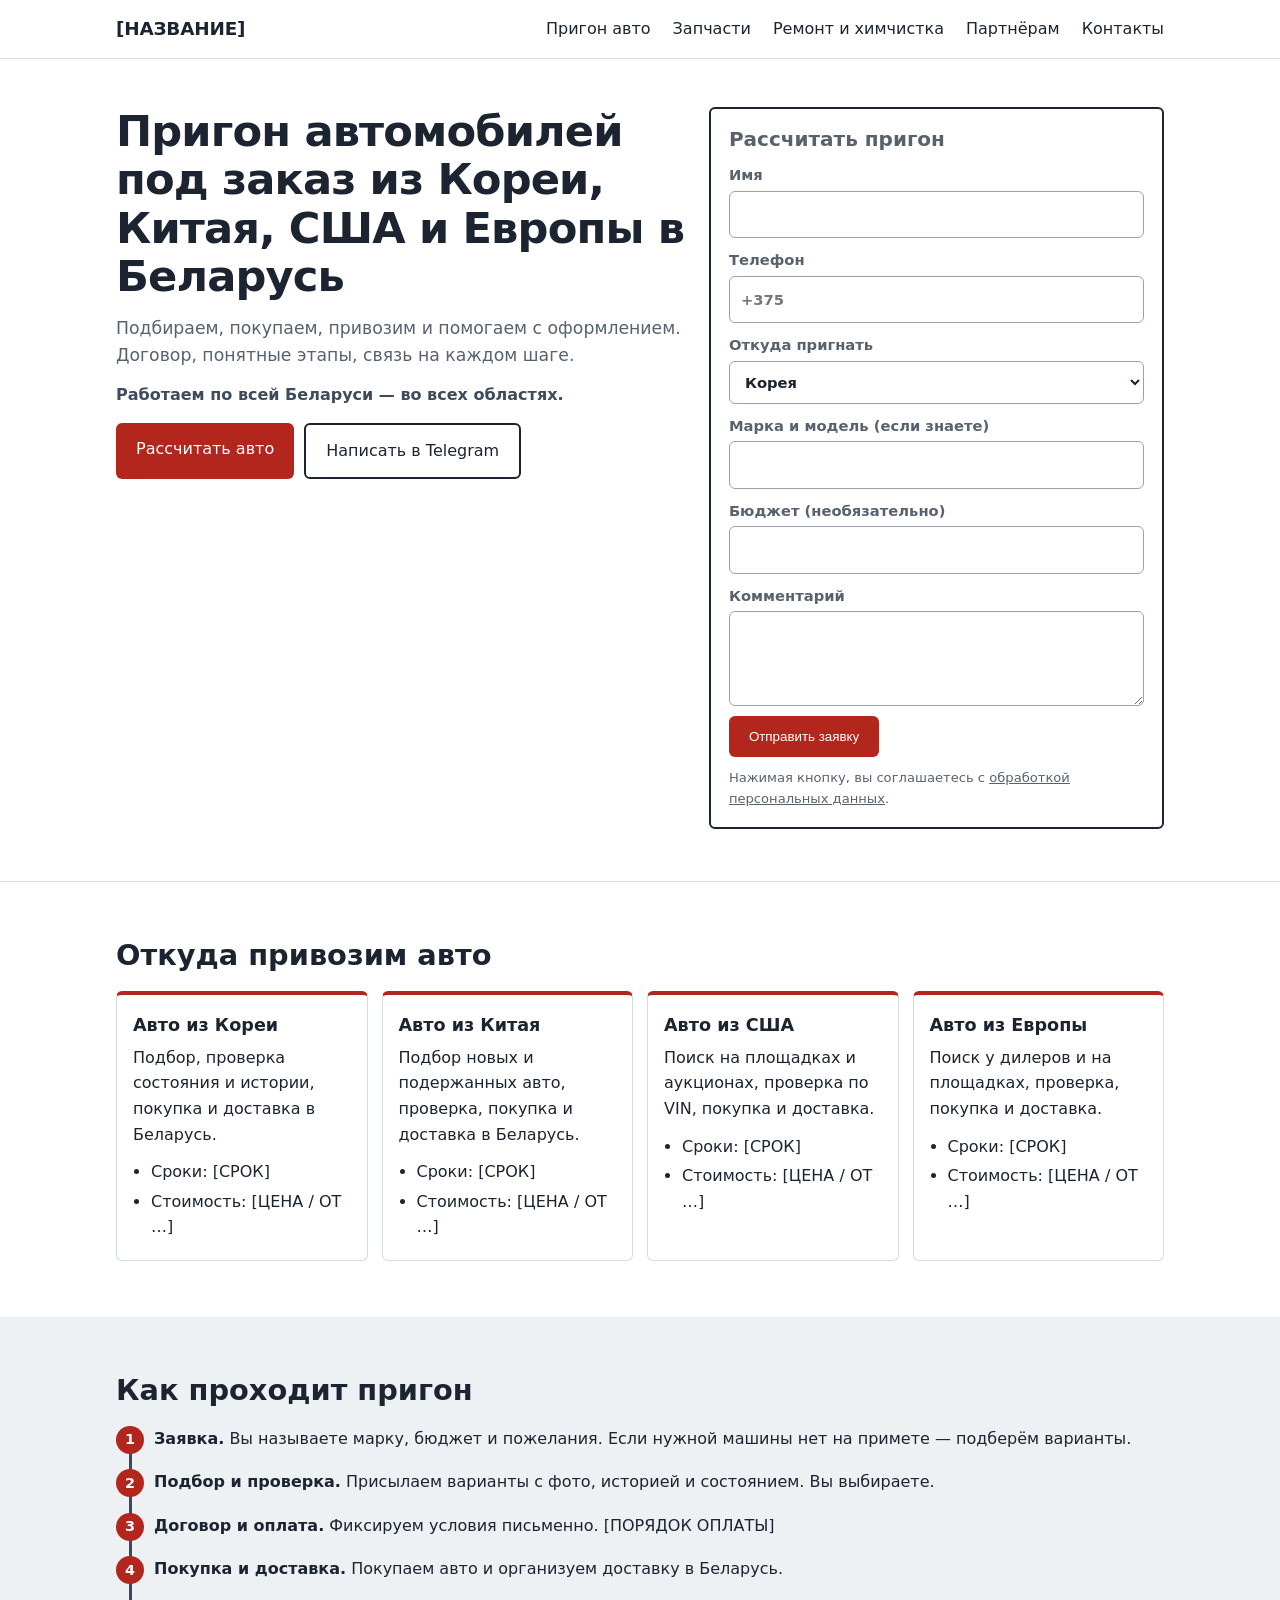
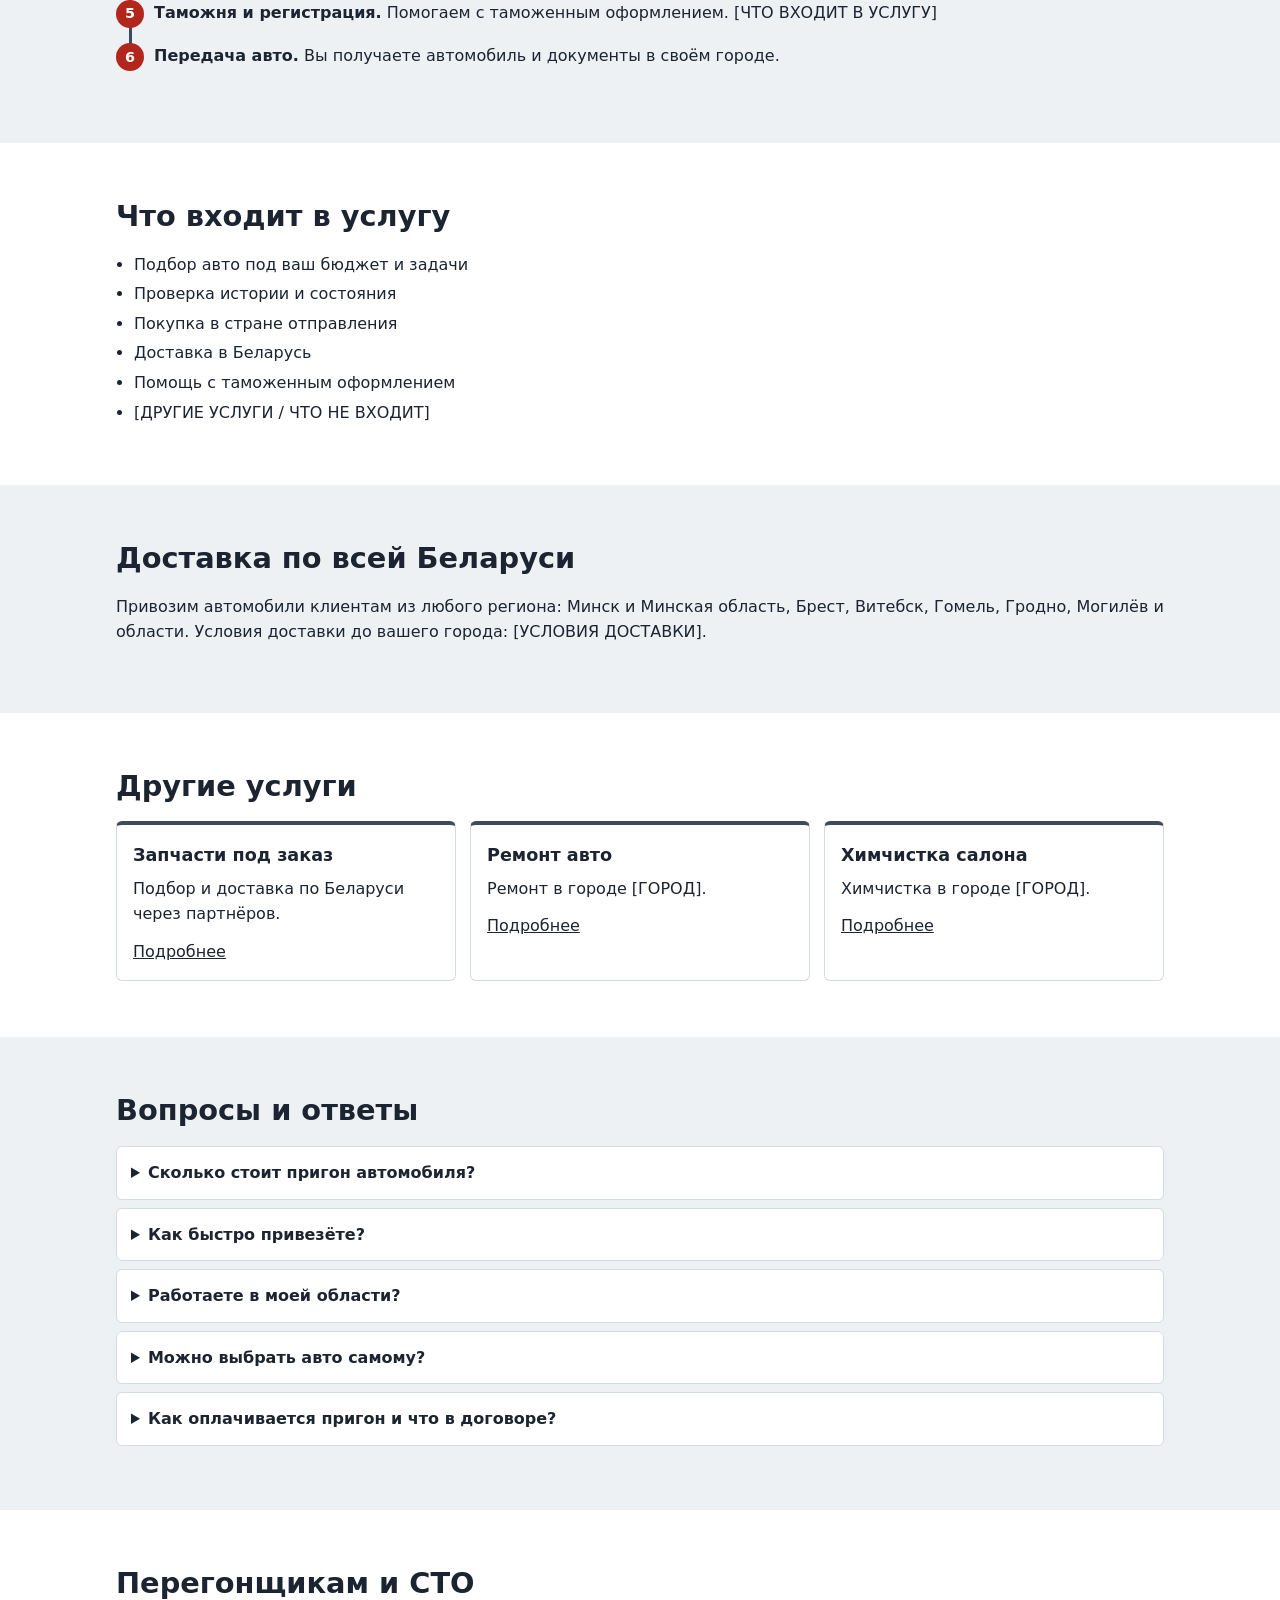
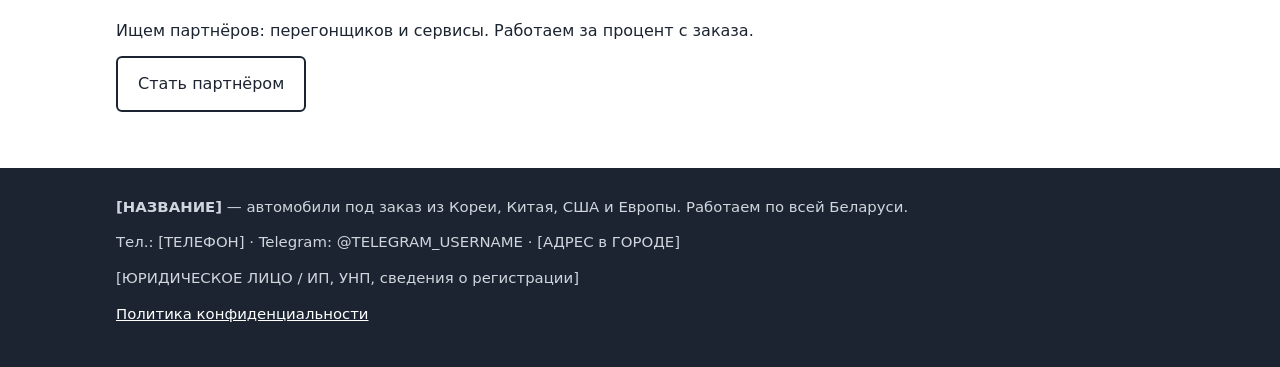
<file: index.html>
<!doctype html><html lang="ru"><head><meta charset="utf-8"><meta name="viewport" content="width=device-width,initial-scale=1"><title>Пригон авто под заказ из Кореи, Китая, США и Европы в Беларусь | [НАЗВАНИЕ]</title><meta name="description" content="Пригон автомобилей под заказ из Кореи, Китая, США и Европы. Подбор, покупка, доставка и оформление. Работаем по всей Беларуси. Оставьте заявку."><link rel="canonical" href="https://example.by/index.html"><meta property="og:type" content="website"><meta property="og:locale" content="ru_BY"><meta property="og:title" content="Пригон авто под заказ из Кореи, Китая, США и Европы в Беларусь | [НАЗВАНИЕ]"><meta property="og:description" content="Пригон автомобилей под заказ из Кореи, Китая, США и Европы. Подбор, покупка, доставка и оформление. Работаем по всей Беларуси. Оставьте заявку."><meta property="og:url" content="https://example.by/index.html"><meta name="theme-color" content="#1b2430"><link rel="stylesheet" href="style.css"><script type="application/ld+json">{"@context": "https://schema.org", "@type": "LocalBusiness", "name": "[НАЗВАНИЕ]", "url": "https://example.by/", "telephone": "[ТЕЛЕФОН]", "address": {"@type": "PostalAddress", "addressCountry": "BY", "addressLocality": "[ГОРОД]", "streetAddress": "[АДРЕС]"}, "areaServed": {"@type": "Country", "name": "Беларусь"}}</script><script type="application/ld+json">{"@context": "https://schema.org", "@type": "FAQPage", "mainEntity": [{"@type": "Question", "name": "Сколько стоит пригон автомобиля?", "acceptedAnswer": {"@type": "Answer", "text": "Итог зависит от страны, цены и года авто, объёма двигателя, таможенных платежей и доставки. Рассчитаем под ваш запрос. Стоимость наших услуг: [СТОИМОСТЬ УСЛУГ]."}}, {"@type": "Question", "name": "Как быстро привезёте?", "acceptedAnswer": {"@type": "Answer", "text": "Срок зависит от страны и способа доставки: [СРОКИ ПО НАПРАВЛЕНИЯМ]."}}, {"@type": "Question", "name": "Работаете в моей области?", "acceptedAnswer": {"@type": "Answer", "text": "Да. Привозим автомобили клиентам по всей Беларуси: Минск и Минская область, Брест, Витебск, Гомель, Гродно, Могилёв и области."}}, {"@type": "Question", "name": "Можно выбрать авто самому?", "acceptedAnswer": {"@type": "Answer", "text": "Да. Пришлите ссылку на лот или объявление — проверим состояние и историю и посчитаем итоговую стоимость."}}, {"@type": "Question", "name": "Как оплачивается пригон и что в договоре?", "acceptedAnswer": {"@type": "Answer", "text": "[УСЛОВИЯ ОПЛАТЫ И ДОГОВОРА]"}}]}</script></head><body><header><div class="w hd"><a class="logo" href="index.html">[НАЗВАНИЕ]</a><input type="checkbox" id="nv"><label class="bg" for="nv" aria-label="Меню">☰</label><nav><a href="index.html">Пригон авто</a><a href="zapchasti.html">Запчасти</a><a href="remont-himchistka.html">Ремонт и химчистка</a><a href="partners.html">Партнёрам</a><a href="contacts.html">Контакты</a></nav></div></header><main><section class="hero"><div class="w g"><div><h1>Пригон автомобилей под заказ из Кореи, Китая, США и Европы в Беларусь</h1><p class="lead">Подбираем, покупаем, привозим и помогаем с оформлением. Договор, понятные этапы, связь на каждом шаге.</p><p class="geo">Работаем по всей Беларуси — во всех областях.</p><div class="cta"><a class="btn" href="#zayavka">Рассчитать авто</a><a class="btn o" href="https://t.me/TELEGRAM_USERNAME">Написать в Telegram</a></div></div><form class="lead" id="zayavka"><h2>Рассчитать пригон</h2><label>Имя<input name="Имя" required autocomplete="name"></label><label>Телефон<input name="Телефон" type="tel" inputmode="tel" required minlength="7" autocomplete="tel" placeholder="+375"></label><label>Откуда пригнать<select name="Страна"><option>Корея</option><option>Китай</option><option>США</option><option>Европа</option><option>Пока не знаю</option></select></label><label>Марка и модель (если знаете)<input name="Авто"></label><label>Бюджет (необязательно)<input name="Бюджет"></label><label>Комментарий<textarea name="Комментарий" rows="3"></textarea></label><input type="hidden" name="Страница" value="Главная — пригон"><input class="hp" name="website" tabindex="-1" autocomplete="off" aria-hidden="true"><button class="btn" type="submit">Отправить заявку</button><p class="ok" hidden>Заявка отправлена. Мы свяжемся с вами.</p><p class="sm">Нажимая кнопку, вы соглашаетесь с <a href="privacy.html">обработкой персональных данных</a>.</p></form></div></section><section class="s"><div class="w"><h2>Откуда привозим авто</h2><div class="cards"><div class="c p"><h3>Авто из Кореи</h3><p>Подбор, проверка состояния и истории, покупка и доставка в Беларусь.</p><ul><li>Сроки: [СРОК]</li><li>Стоимость: [ЦЕНА / ОТ …]</li></ul></div><div class="c p"><h3>Авто из Китая</h3><p>Подбор новых и подержанных авто, проверка, покупка и доставка в Беларусь.</p><ul><li>Сроки: [СРОК]</li><li>Стоимость: [ЦЕНА / ОТ …]</li></ul></div><div class="c p"><h3>Авто из США</h3><p>Поиск на площадках и аукционах, проверка по VIN, покупка и доставка.</p><ul><li>Сроки: [СРОК]</li><li>Стоимость: [ЦЕНА / ОТ …]</li></ul></div><div class="c p"><h3>Авто из Европы</h3><p>Поиск у дилеров и на площадках, проверка, покупка и доставка.</p><ul><li>Сроки: [СРОК]</li><li>Стоимость: [ЦЕНА / ОТ …]</li></ul></div></div></div></section><section class="s alt"><div class="w"><h2>Как проходит пригон</h2><ol class="rt"><li><b>Заявка.</b> Вы называете марку, бюджет и пожелания. Если нужной машины нет на примете — подберём варианты.</li><li><b>Подбор и проверка.</b> Присылаем варианты с фото, историей и состоянием. Вы выбираете.</li><li><b>Договор и оплата.</b> Фиксируем условия письменно. [ПОРЯДОК ОПЛАТЫ]</li><li><b>Покупка и доставка.</b> Покупаем авто и организуем доставку в Беларусь.</li><li><b>Таможня и регистрация.</b> Помогаем с таможенным оформлением. [ЧТО ВХОДИТ В УСЛУГУ]</li><li><b>Передача авто.</b> Вы получаете автомобиль и документы в своём городе.</li></ol></div></section><section class="s"><div class="w"><h2>Что входит в услугу</h2><ul class="ck"><li>Подбор авто под ваш бюджет и задачи</li><li>Проверка истории и состояния</li><li>Покупка в стране отправления</li><li>Доставка в Беларусь</li><li>Помощь с таможенным оформлением</li><li>[ДРУГИЕ УСЛУГИ / ЧТО НЕ ВХОДИТ]</li></ul></div></section><section class="s alt"><div class="w"><h2>Доставка по всей Беларуси</h2><p>Привозим автомобили клиентам из любого региона: Минск и Минская область, Брест, Витебск, Гомель, Гродно, Могилёв и области. Условия доставки до вашего города: [УСЛОВИЯ ДОСТАВКИ].</p></div></section><section class="s"><div class="w"><h2>Другие услуги</h2><div class="cards"><div class="c"><h3>Запчасти под заказ</h3><p>Подбор и доставка по Беларуси через партнёров.</p><a href="zapchasti.html">Подробнее</a></div><div class="c"><h3>Ремонт авто</h3><p>Ремонт в городе [ГОРОД].</p><a href="remont-himchistka.html">Подробнее</a></div><div class="c"><h3>Химчистка салона</h3><p>Химчистка в городе [ГОРОД].</p><a href="remont-himchistka.html#himchistka">Подробнее</a></div></div></div></section><section class="s alt"><div class="w"><h2>Вопросы и ответы</h2><details><summary>Сколько стоит пригон автомобиля?</summary><p>Итог зависит от страны, цены и года авто, объёма двигателя, таможенных платежей и доставки. Рассчитаем под ваш запрос. Стоимость наших услуг: [СТОИМОСТЬ УСЛУГ].</p></details><details><summary>Как быстро привезёте?</summary><p>Срок зависит от страны и способа доставки: [СРОКИ ПО НАПРАВЛЕНИЯМ].</p></details><details><summary>Работаете в моей области?</summary><p>Да. Привозим автомобили клиентам по всей Беларуси: Минск и Минская область, Брест, Витебск, Гомель, Гродно, Могилёв и области.</p></details><details><summary>Можно выбрать авто самому?</summary><p>Да. Пришлите ссылку на лот или объявление — проверим состояние и историю и посчитаем итоговую стоимость.</p></details><details><summary>Как оплачивается пригон и что в договоре?</summary><p>[УСЛОВИЯ ОПЛАТЫ И ДОГОВОРА]</p></details></div></section><section class="s"><div class="w"><h2>Перегонщикам и СТО</h2><p>Ищем партнёров: перегонщиков и сервисы. Работаем за процент с заказа.</p><a class="btn o" href="partners.html">Стать партнёром</a></div></section></main><footer><div class="w"><p><b>[НАЗВАНИЕ]</b> — автомобили под заказ из Кореи, Китая, США и Европы. Работаем по всей Беларуси.</p><p>Тел.: [ТЕЛЕФОН] · Telegram: @TELEGRAM_USERNAME · [АДРЕС в ГОРОДЕ]</p><p>[ЮРИДИЧЕСКОЕ ЛИЦО / ИП, УНП, сведения о регистрации]</p><p><a href="privacy.html">Политика конфиденциальности</a></p></div></footer><div class="bar"><a class="btn" href="tel:+375XXXXXXXXX">Позвонить</a><a class="btn o" href="https://t.me/TELEGRAM_USERNAME">Telegram</a></div><script src="script.js" defer></script></body></html>
</file>
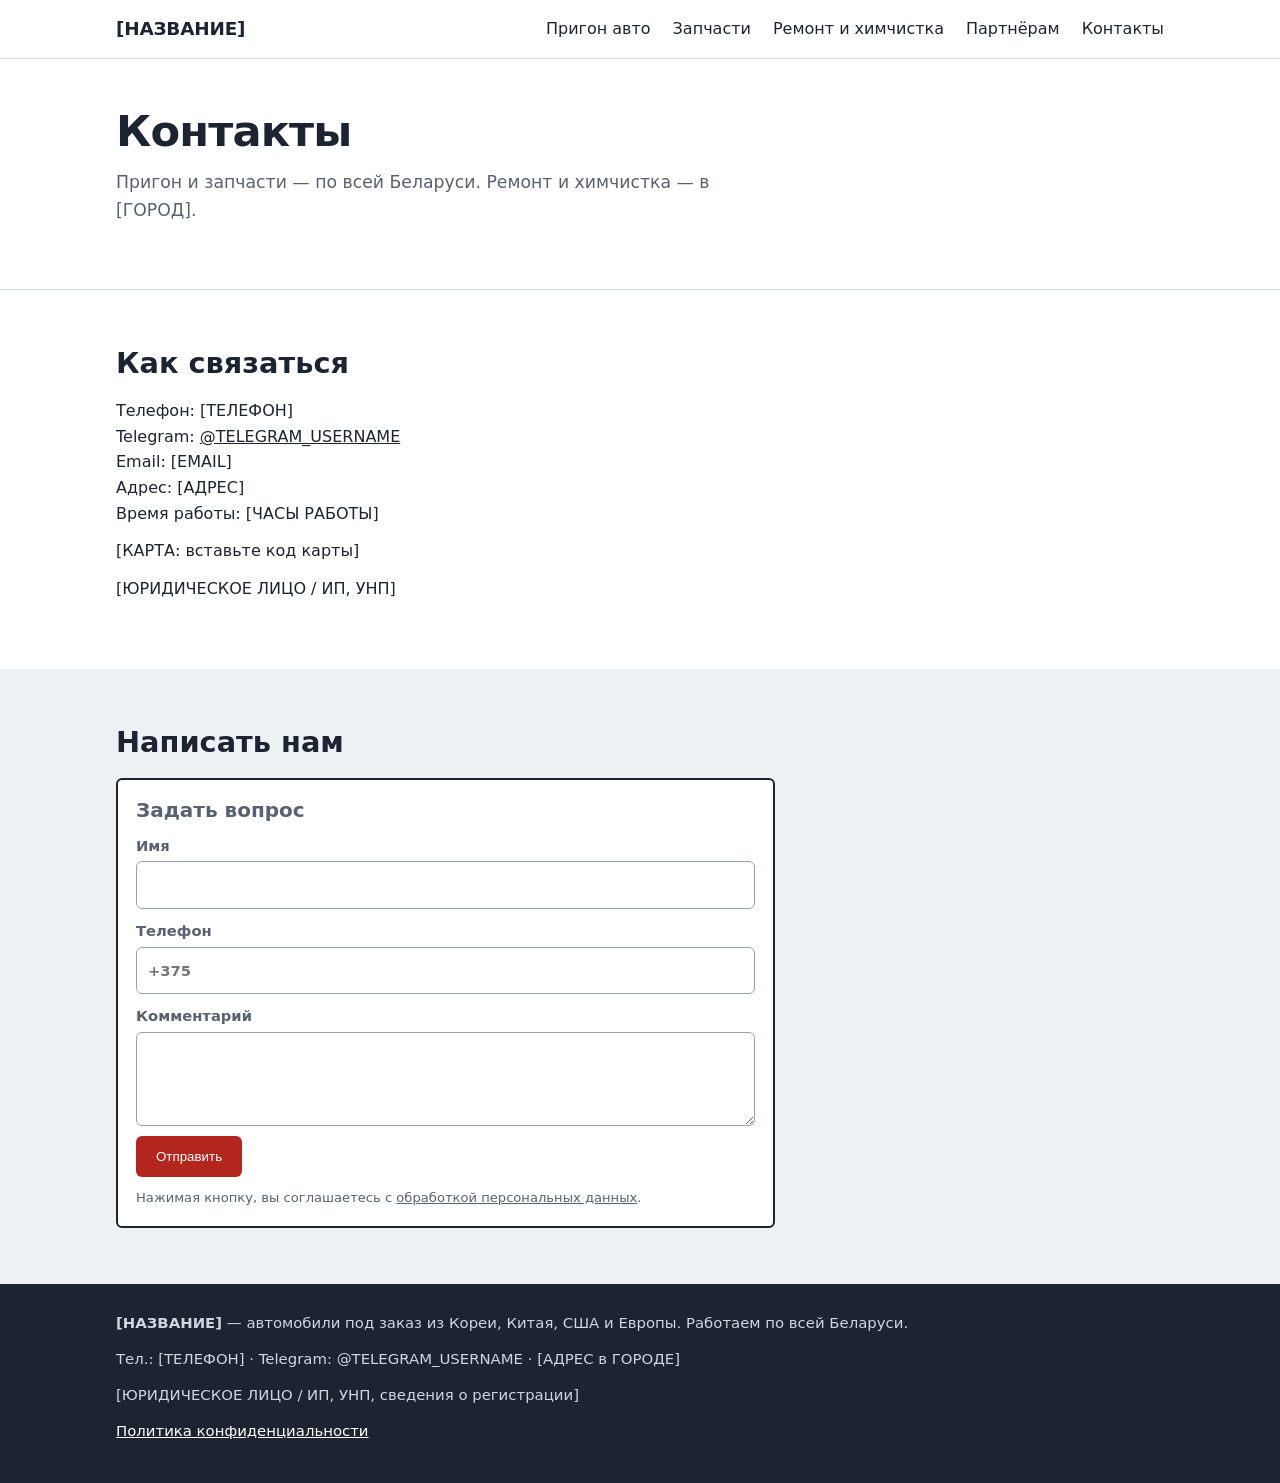
<file: contacts.html>
<!doctype html><html lang="ru"><head><meta charset="utf-8"><meta name="viewport" content="width=device-width,initial-scale=1"><title>Контакты | [НАЗВАНИЕ] — пригон авто и запчасти в Беларуси</title><meta name="description" content="Контакты [НАЗВАНИЕ]: телефон, Telegram, адрес. Пригон авто и запчасти по всей Беларуси."><link rel="canonical" href="https://example.by/contacts.html"><meta property="og:type" content="website"><meta property="og:locale" content="ru_BY"><meta property="og:title" content="Контакты | [НАЗВАНИЕ] — пригон авто и запчасти в Беларуси"><meta property="og:description" content="Контакты [НАЗВАНИЕ]: телефон, Telegram, адрес. Пригон авто и запчасти по всей Беларуси."><meta property="og:url" content="https://example.by/contacts.html"><meta name="theme-color" content="#1b2430"><link rel="stylesheet" href="style.css"></head><body><header><div class="w hd"><a class="logo" href="index.html">[НАЗВАНИЕ]</a><input type="checkbox" id="nv"><label class="bg" for="nv" aria-label="Меню">☰</label><nav><a href="index.html">Пригон авто</a><a href="zapchasti.html">Запчасти</a><a href="remont-himchistka.html">Ремонт и химчистка</a><a href="partners.html">Партнёрам</a><a href="contacts.html">Контакты</a></nav></div></header><main><section class="hero"><div class="w"><h1>Контакты</h1><p class="lead">Пригон и запчасти — по всей Беларуси. Ремонт и химчистка — в [ГОРОД].</p></div></section><section class="s"><div class="w"><h2>Как связаться</h2><p>Телефон: [ТЕЛЕФОН]<br>Telegram: <a href="https://t.me/TELEGRAM_USERNAME">@TELEGRAM_USERNAME</a><br>Email: [EMAIL]<br>Адрес: [АДРЕС]<br>Время работы: [ЧАСЫ РАБОТЫ]</p><p>[КАРТА: вставьте код карты]</p><p>[ЮРИДИЧЕСКОЕ ЛИЦО / ИП, УНП]</p></div></section><section class="s alt"><div class="w"><h2>Написать нам</h2><form class="lead" id="zayavka"><h2>Задать вопрос</h2><label>Имя<input name="Имя" required autocomplete="name"></label><label>Телефон<input name="Телефон" type="tel" inputmode="tel" required minlength="7" autocomplete="tel" placeholder="+375"></label><label>Комментарий<textarea name="Комментарий" rows="3"></textarea></label><input type="hidden" name="Страница" value="Контакты"><input class="hp" name="website" tabindex="-1" autocomplete="off" aria-hidden="true"><button class="btn" type="submit">Отправить</button><p class="ok" hidden>Заявка отправлена. Мы свяжемся с вами.</p><p class="sm">Нажимая кнопку, вы соглашаетесь с <a href="privacy.html">обработкой персональных данных</a>.</p></form></div></section></main><footer><div class="w"><p><b>[НАЗВАНИЕ]</b> — автомобили под заказ из Кореи, Китая, США и Европы. Работаем по всей Беларуси.</p><p>Тел.: [ТЕЛЕФОН] · Telegram: @TELEGRAM_USERNAME · [АДРЕС в ГОРОДЕ]</p><p>[ЮРИДИЧЕСКОЕ ЛИЦО / ИП, УНП, сведения о регистрации]</p><p><a href="privacy.html">Политика конфиденциальности</a></p></div></footer><div class="bar"><a class="btn" href="tel:+375XXXXXXXXX">Позвонить</a><a class="btn o" href="https://t.me/TELEGRAM_USERNAME">Telegram</a></div><script src="script.js" defer></script></body></html>
</file>
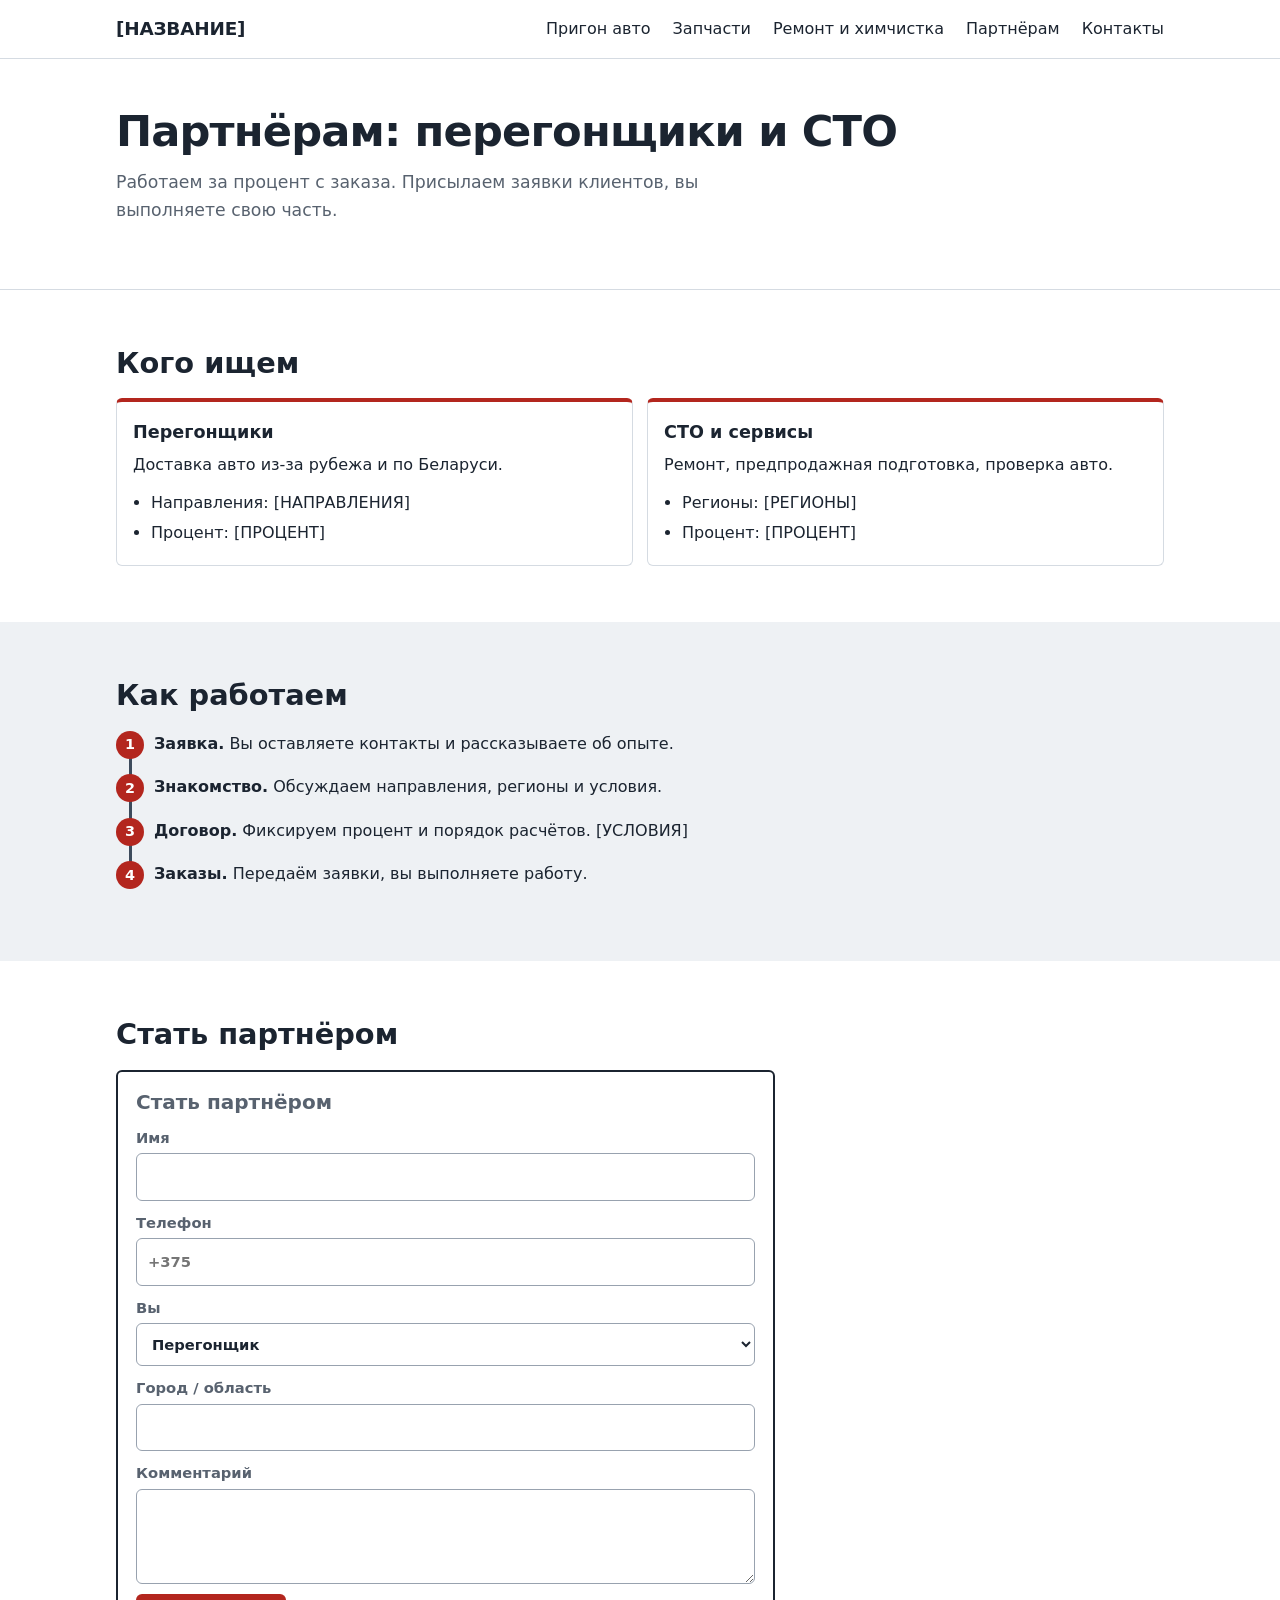
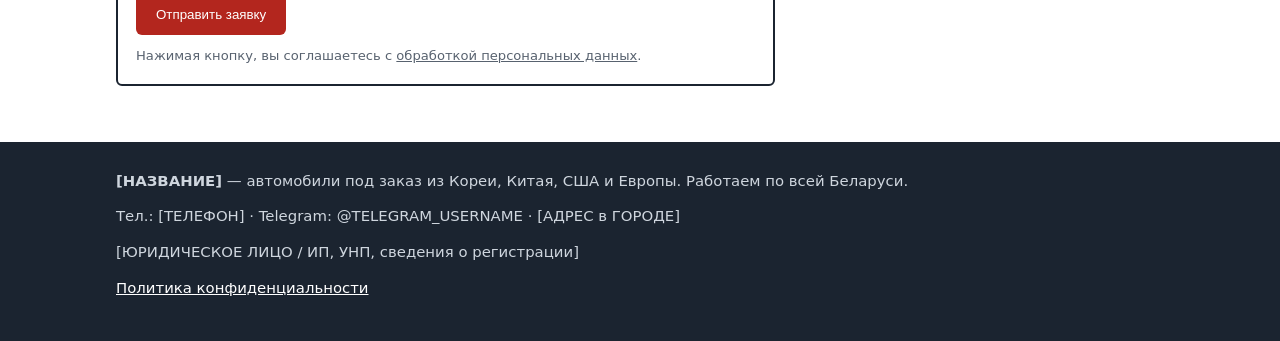
<file: partners.html>
<!doctype html><html lang="ru"><head><meta charset="utf-8"><meta name="viewport" content="width=device-width,initial-scale=1"><title>Партнёрам: перегонщики и СТО — сотрудничество за процент | [НАЗВАНИЕ]</title><meta name="description" content="Ищем перегонщиков и СТО в Беларуси. Сотрудничество за процент с заказа. Оставьте заявку."><link rel="canonical" href="https://example.by/partners.html"><meta property="og:type" content="website"><meta property="og:locale" content="ru_BY"><meta property="og:title" content="Партнёрам: перегонщики и СТО — сотрудничество за процент | [НАЗВАНИЕ]"><meta property="og:description" content="Ищем перегонщиков и СТО в Беларуси. Сотрудничество за процент с заказа. Оставьте заявку."><meta property="og:url" content="https://example.by/partners.html"><meta name="theme-color" content="#1b2430"><link rel="stylesheet" href="style.css"></head><body><header><div class="w hd"><a class="logo" href="index.html">[НАЗВАНИЕ]</a><input type="checkbox" id="nv"><label class="bg" for="nv" aria-label="Меню">☰</label><nav><a href="index.html">Пригон авто</a><a href="zapchasti.html">Запчасти</a><a href="remont-himchistka.html">Ремонт и химчистка</a><a href="partners.html">Партнёрам</a><a href="contacts.html">Контакты</a></nav></div></header><main><section class="hero"><div class="w"><h1>Партнёрам: перегонщики и СТО</h1><p class="lead">Работаем за процент с заказа. Присылаем заявки клиентов, вы выполняете свою часть.</p></div></section><section class="s"><div class="w"><h2>Кого ищем</h2><div class="cards"><div class="c p"><h3>Перегонщики</h3><p>Доставка авто из-за рубежа и по Беларуси.</p><ul><li>Направления: [НАПРАВЛЕНИЯ]</li><li>Процент: [ПРОЦЕНТ]</li></ul></div><div class="c p"><h3>СТО и сервисы</h3><p>Ремонт, предпродажная подготовка, проверка авто.</p><ul><li>Регионы: [РЕГИОНЫ]</li><li>Процент: [ПРОЦЕНТ]</li></ul></div></div></div></section><section class="s alt"><div class="w"><h2>Как работаем</h2><ol class="rt"><li><b>Заявка.</b> Вы оставляете контакты и рассказываете об опыте.</li><li><b>Знакомство.</b> Обсуждаем направления, регионы и условия.</li><li><b>Договор.</b> Фиксируем процент и порядок расчётов. [УСЛОВИЯ]</li><li><b>Заказы.</b> Передаём заявки, вы выполняете работу.</li></ol></div></section><section class="s"><div class="w"><h2>Стать партнёром</h2><form class="lead" id="zayavka"><h2>Стать партнёром</h2><label>Имя<input name="Имя" required autocomplete="name"></label><label>Телефон<input name="Телефон" type="tel" inputmode="tel" required minlength="7" autocomplete="tel" placeholder="+375"></label><label>Вы<select name="Роль"><option>Перегонщик</option><option>СТО</option><option>Другое</option></select></label><label>Город / область<input name="Город"></label><label>Комментарий<textarea name="Комментарий" rows="3"></textarea></label><input type="hidden" name="Страница" value="Партнёры"><input class="hp" name="website" tabindex="-1" autocomplete="off" aria-hidden="true"><button class="btn" type="submit">Отправить заявку</button><p class="ok" hidden>Заявка отправлена. Мы свяжемся с вами.</p><p class="sm">Нажимая кнопку, вы соглашаетесь с <a href="privacy.html">обработкой персональных данных</a>.</p></form></div></section></main><footer><div class="w"><p><b>[НАЗВАНИЕ]</b> — автомобили под заказ из Кореи, Китая, США и Европы. Работаем по всей Беларуси.</p><p>Тел.: [ТЕЛЕФОН] · Telegram: @TELEGRAM_USERNAME · [АДРЕС в ГОРОДЕ]</p><p>[ЮРИДИЧЕСКОЕ ЛИЦО / ИП, УНП, сведения о регистрации]</p><p><a href="privacy.html">Политика конфиденциальности</a></p></div></footer><div class="bar"><a class="btn" href="tel:+375XXXXXXXXX">Позвонить</a><a class="btn o" href="https://t.me/TELEGRAM_USERNAME">Telegram</a></div><script src="script.js" defer></script></body></html>
</file>
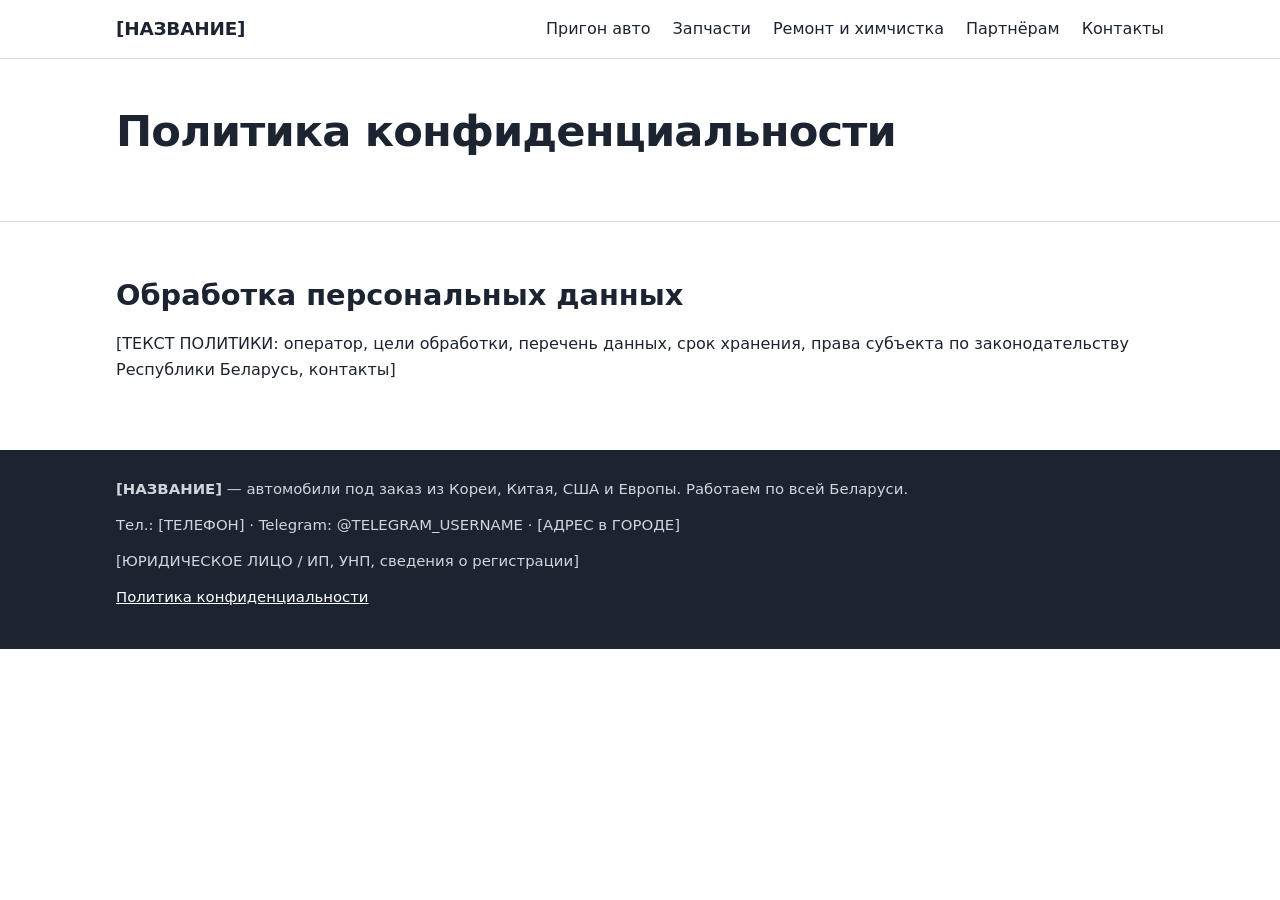
<file: privacy.html>
<!doctype html><html lang="ru"><head><meta charset="utf-8"><meta name="viewport" content="width=device-width,initial-scale=1"><title>Политика конфиденциальности | [НАЗВАНИЕ]</title><meta name="description" content="Политика обработки персональных данных."><link rel="canonical" href="https://example.by/privacy.html"><meta name="robots" content="noindex"><meta property="og:type" content="website"><meta property="og:locale" content="ru_BY"><meta property="og:title" content="Политика конфиденциальности | [НАЗВАНИЕ]"><meta property="og:description" content="Политика обработки персональных данных."><meta property="og:url" content="https://example.by/privacy.html"><meta name="theme-color" content="#1b2430"><link rel="stylesheet" href="style.css"></head><body><header><div class="w hd"><a class="logo" href="index.html">[НАЗВАНИЕ]</a><input type="checkbox" id="nv"><label class="bg" for="nv" aria-label="Меню">☰</label><nav><a href="index.html">Пригон авто</a><a href="zapchasti.html">Запчасти</a><a href="remont-himchistka.html">Ремонт и химчистка</a><a href="partners.html">Партнёрам</a><a href="contacts.html">Контакты</a></nav></div></header><main><section class="hero"><div class="w"><h1>Политика конфиденциальности</h1><p class="lead"></p></div></section><section class="s"><div class="w"><h2>Обработка персональных данных</h2><p>[ТЕКСТ ПОЛИТИКИ: оператор, цели обработки, перечень данных, срок хранения, права субъекта по законодательству Республики Беларусь, контакты]</p></div></section></main><footer><div class="w"><p><b>[НАЗВАНИЕ]</b> — автомобили под заказ из Кореи, Китая, США и Европы. Работаем по всей Беларуси.</p><p>Тел.: [ТЕЛЕФОН] · Telegram: @TELEGRAM_USERNAME · [АДРЕС в ГОРОДЕ]</p><p>[ЮРИДИЧЕСКОЕ ЛИЦО / ИП, УНП, сведения о регистрации]</p><p><a href="privacy.html">Политика конфиденциальности</a></p></div></footer><div class="bar"><a class="btn" href="tel:+375XXXXXXXXX">Позвонить</a><a class="btn o" href="https://t.me/TELEGRAM_USERNAME">Telegram</a></div><script src="script.js" defer></script></body></html>
</file>
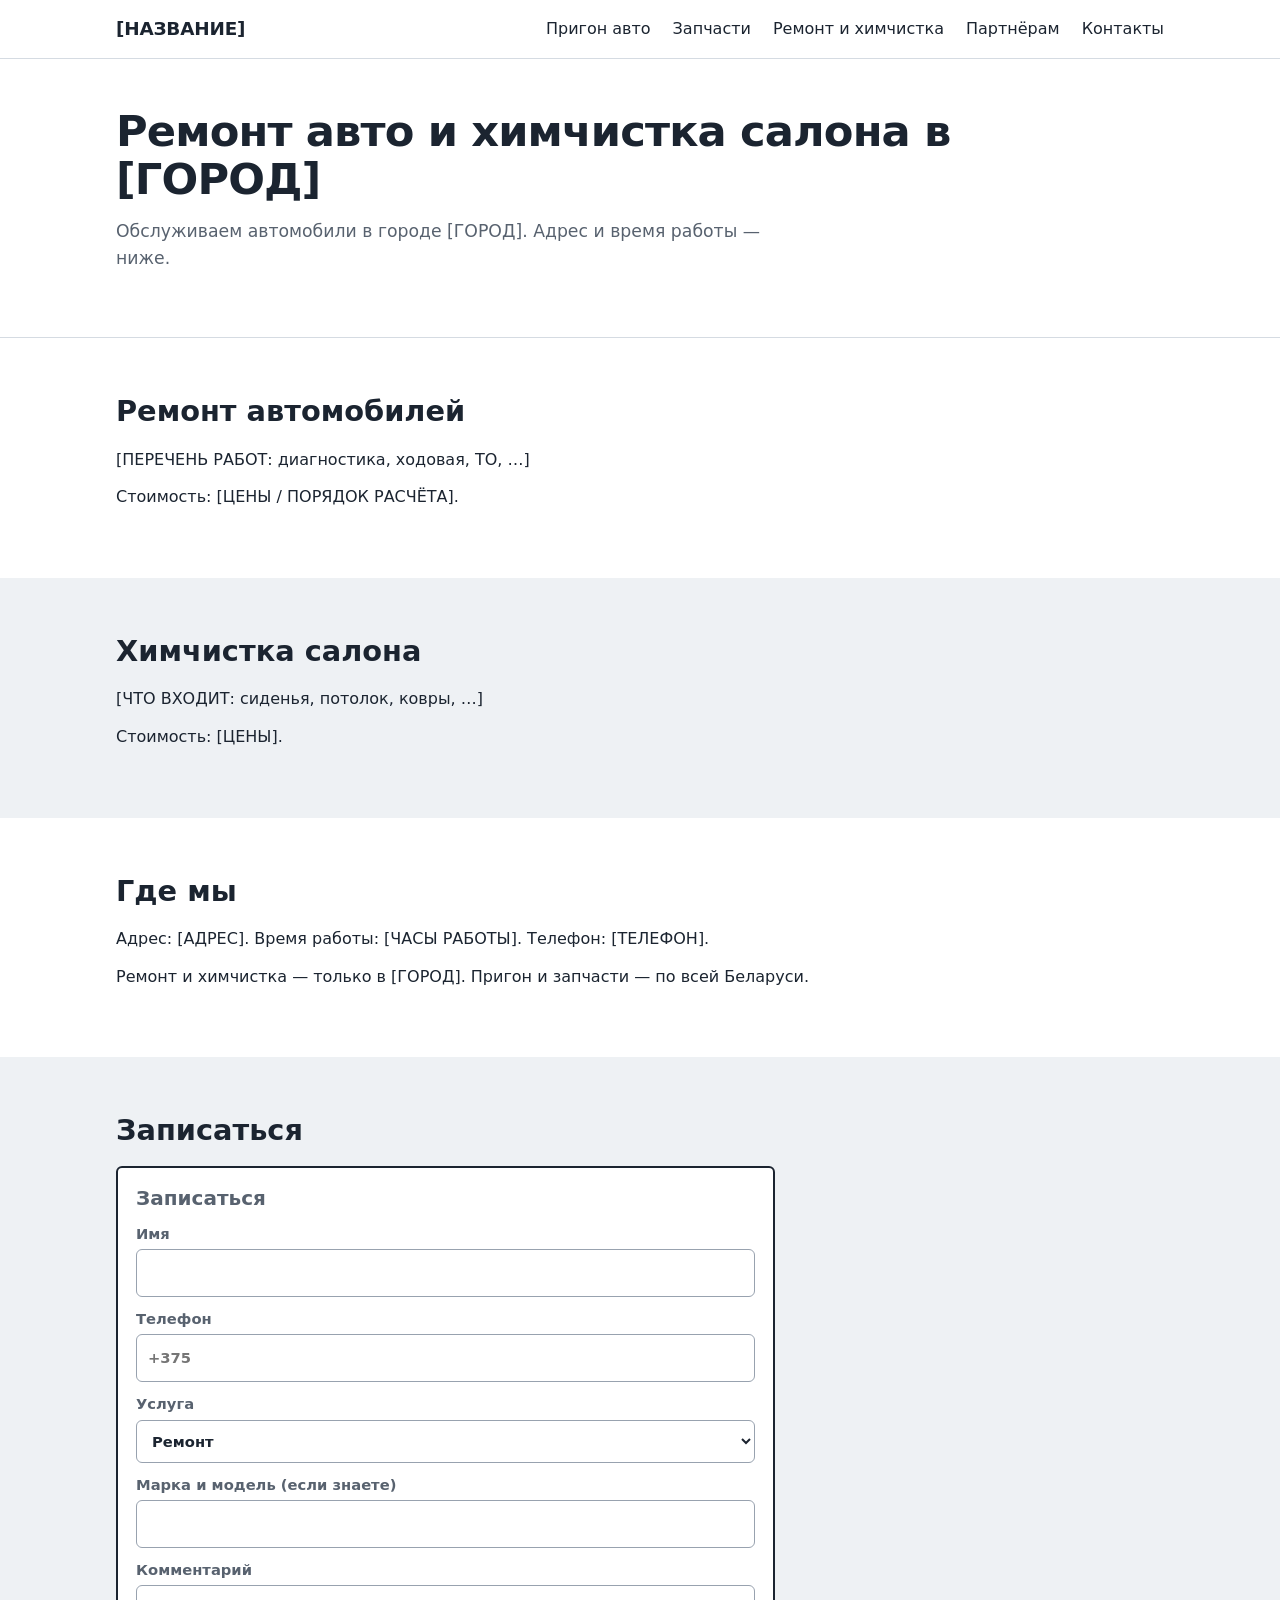
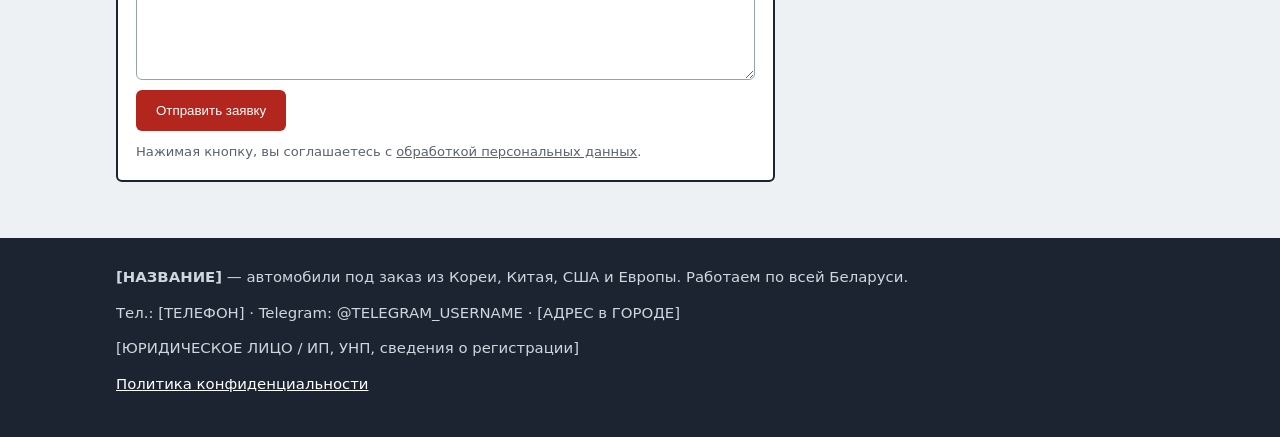
<file: remont-himchistka.html>
<!doctype html><html lang="ru"><head><meta charset="utf-8"><meta name="viewport" content="width=device-width,initial-scale=1"><title>Ремонт авто и химчистка салона в [ГОРОД] | [НАЗВАНИЕ]</title><meta name="description" content="Ремонт автомобилей и химчистка салона в [ГОРОД]. Запись по телефону или в Telegram. Оставьте заявку."><link rel="canonical" href="https://example.by/remont-himchistka.html"><meta property="og:type" content="website"><meta property="og:locale" content="ru_BY"><meta property="og:title" content="Ремонт авто и химчистка салона в [ГОРОД] | [НАЗВАНИЕ]"><meta property="og:description" content="Ремонт автомобилей и химчистка салона в [ГОРОД]. Запись по телефону или в Telegram. Оставьте заявку."><meta property="og:url" content="https://example.by/remont-himchistka.html"><meta name="theme-color" content="#1b2430"><link rel="stylesheet" href="style.css"></head><body><header><div class="w hd"><a class="logo" href="index.html">[НАЗВАНИЕ]</a><input type="checkbox" id="nv"><label class="bg" for="nv" aria-label="Меню">☰</label><nav><a href="index.html">Пригон авто</a><a href="zapchasti.html">Запчасти</a><a href="remont-himchistka.html">Ремонт и химчистка</a><a href="partners.html">Партнёрам</a><a href="contacts.html">Контакты</a></nav></div></header><main><section class="hero"><div class="w"><h1>Ремонт авто и химчистка салона в [ГОРОД]</h1><p class="lead">Обслуживаем автомобили в городе [ГОРОД]. Адрес и время работы — ниже.</p></div></section><section class="s"><div class="w"><h2>Ремонт автомобилей</h2><p>[ПЕРЕЧЕНЬ РАБОТ: диагностика, ходовая, ТО, …]</p><p>Стоимость: [ЦЕНЫ / ПОРЯДОК РАСЧЁТА].</p></div></section><section class="s alt"><div class="w"><h2>Химчистка салона</h2><p id="himchistka">[ЧТО ВХОДИТ: сиденья, потолок, ковры, …]</p><p>Стоимость: [ЦЕНЫ].</p></div></section><section class="s"><div class="w"><h2>Где мы</h2><p>Адрес: [АДРЕС]. Время работы: [ЧАСЫ РАБОТЫ]. Телефон: [ТЕЛЕФОН].</p><p>Ремонт и химчистка — только в [ГОРОД]. Пригон и запчасти — по всей Беларуси.</p></div></section><section class="s alt"><div class="w"><h2>Записаться</h2><form class="lead" id="zayavka"><h2>Записаться</h2><label>Имя<input name="Имя" required autocomplete="name"></label><label>Телефон<input name="Телефон" type="tel" inputmode="tel" required minlength="7" autocomplete="tel" placeholder="+375"></label><label>Услуга<select name="Услуга"><option>Ремонт</option><option>Химчистка</option></select></label><label>Марка и модель (если знаете)<input name="Авто"></label><label>Комментарий<textarea name="Комментарий" rows="3"></textarea></label><input type="hidden" name="Страница" value="Ремонт и химчистка"><input class="hp" name="website" tabindex="-1" autocomplete="off" aria-hidden="true"><button class="btn" type="submit">Отправить заявку</button><p class="ok" hidden>Заявка отправлена. Мы свяжемся с вами.</p><p class="sm">Нажимая кнопку, вы соглашаетесь с <a href="privacy.html">обработкой персональных данных</a>.</p></form></div></section></main><footer><div class="w"><p><b>[НАЗВАНИЕ]</b> — автомобили под заказ из Кореи, Китая, США и Европы. Работаем по всей Беларуси.</p><p>Тел.: [ТЕЛЕФОН] · Telegram: @TELEGRAM_USERNAME · [АДРЕС в ГОРОДЕ]</p><p>[ЮРИДИЧЕСКОЕ ЛИЦО / ИП, УНП, сведения о регистрации]</p><p><a href="privacy.html">Политика конфиденциальности</a></p></div></footer><div class="bar"><a class="btn" href="tel:+375XXXXXXXXX">Позвонить</a><a class="btn o" href="https://t.me/TELEGRAM_USERNAME">Telegram</a></div><script src="script.js" defer></script></body></html>
</file>
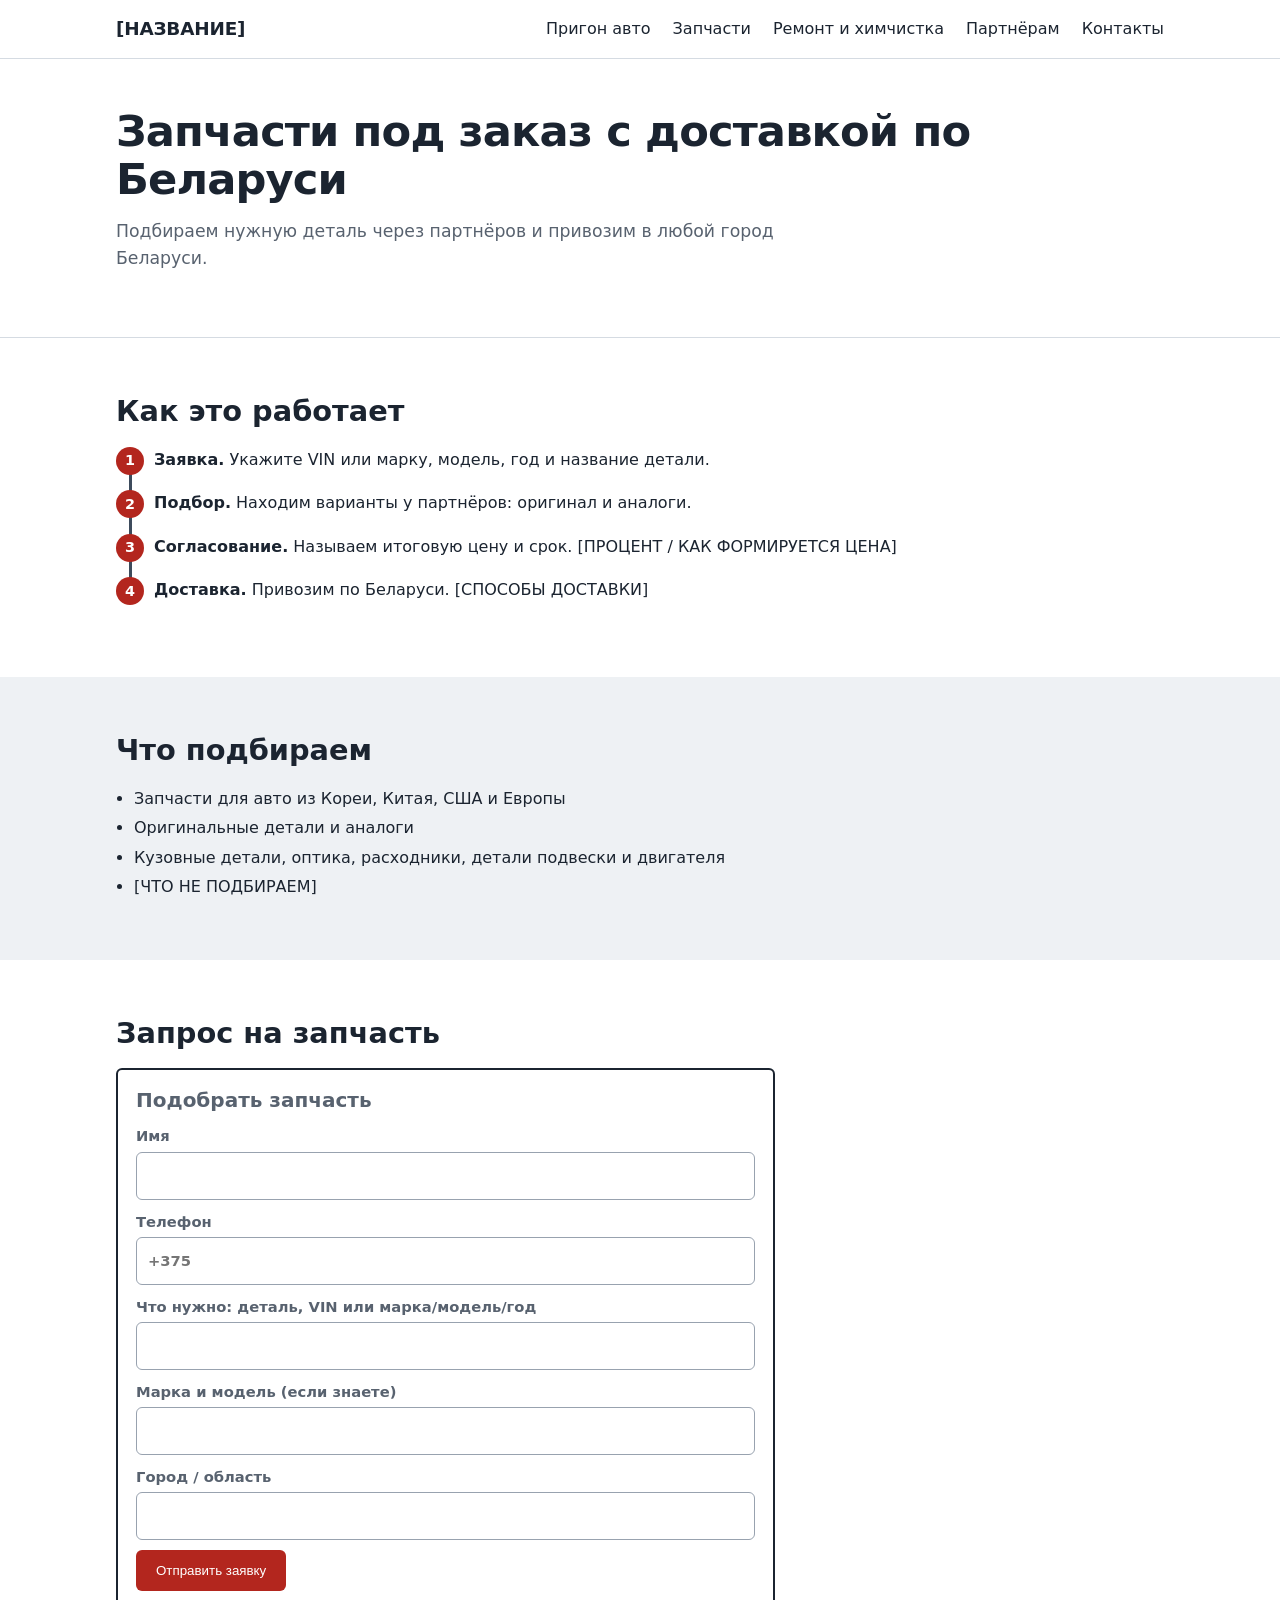
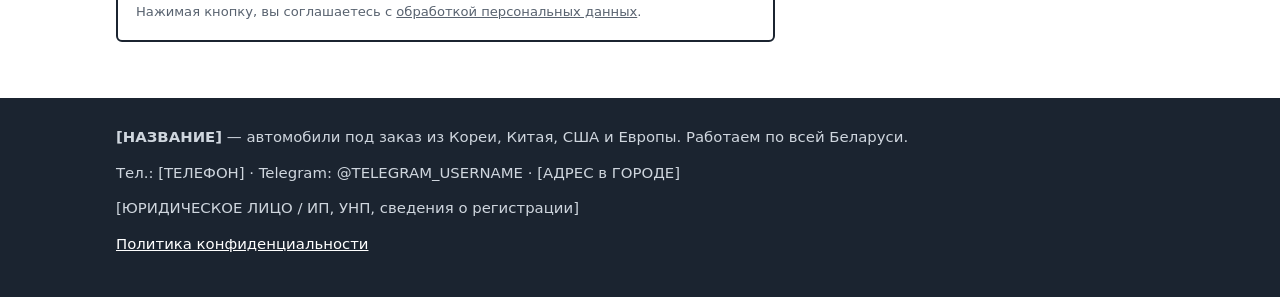
<file: zapchasti.html>
<!doctype html><html lang="ru"><head><meta charset="utf-8"><meta name="viewport" content="width=device-width,initial-scale=1"><title>Запчасти под заказ с доставкой по Беларуси | [НАЗВАНИЕ]</title><meta name="description" content="Подбор и доставка запчастей под заказ по всей Беларуси. Оригинал и аналоги для авто из Кореи, Китая, США и Европы. Оставьте заявку."><link rel="canonical" href="https://example.by/zapchasti.html"><meta property="og:type" content="website"><meta property="og:locale" content="ru_BY"><meta property="og:title" content="Запчасти под заказ с доставкой по Беларуси | [НАЗВАНИЕ]"><meta property="og:description" content="Подбор и доставка запчастей под заказ по всей Беларуси. Оригинал и аналоги для авто из Кореи, Китая, США и Европы. Оставьте заявку."><meta property="og:url" content="https://example.by/zapchasti.html"><meta name="theme-color" content="#1b2430"><link rel="stylesheet" href="style.css"></head><body><header><div class="w hd"><a class="logo" href="index.html">[НАЗВАНИЕ]</a><input type="checkbox" id="nv"><label class="bg" for="nv" aria-label="Меню">☰</label><nav><a href="index.html">Пригон авто</a><a href="zapchasti.html">Запчасти</a><a href="remont-himchistka.html">Ремонт и химчистка</a><a href="partners.html">Партнёрам</a><a href="contacts.html">Контакты</a></nav></div></header><main><section class="hero"><div class="w"><h1>Запчасти под заказ с доставкой по Беларуси</h1><p class="lead">Подбираем нужную деталь через партнёров и привозим в любой город Беларуси.</p></div></section><section class="s"><div class="w"><h2>Как это работает</h2><ol class="rt"><li><b>Заявка.</b> Укажите VIN или марку, модель, год и название детали.</li><li><b>Подбор.</b> Находим варианты у партнёров: оригинал и аналоги.</li><li><b>Согласование.</b> Называем итоговую цену и срок. [ПРОЦЕНТ / КАК ФОРМИРУЕТСЯ ЦЕНА]</li><li><b>Доставка.</b> Привозим по Беларуси. [СПОСОБЫ ДОСТАВКИ]</li></ol></div></section><section class="s alt"><div class="w"><h2>Что подбираем</h2><ul class="ck"><li>Запчасти для авто из Кореи, Китая, США и Европы</li><li>Оригинальные детали и аналоги</li><li>Кузовные детали, оптика, расходники, детали подвески и двигателя</li><li>[ЧТО НЕ ПОДБИРАЕМ]</li></ul></div></section><section class="s"><div class="w"><h2>Запрос на запчасть</h2><form class="lead" id="zayavka"><h2>Подобрать запчасть</h2><label>Имя<input name="Имя" required autocomplete="name"></label><label>Телефон<input name="Телефон" type="tel" inputmode="tel" required minlength="7" autocomplete="tel" placeholder="+375"></label><label>Что нужно: деталь, VIN или марка/модель/год<input name="Деталь"></label><label>Марка и модель (если знаете)<input name="Авто"></label><label>Город / область<input name="Город"></label><input type="hidden" name="Страница" value="Запчасти"><input class="hp" name="website" tabindex="-1" autocomplete="off" aria-hidden="true"><button class="btn" type="submit">Отправить заявку</button><p class="ok" hidden>Заявка отправлена. Мы свяжемся с вами.</p><p class="sm">Нажимая кнопку, вы соглашаетесь с <a href="privacy.html">обработкой персональных данных</a>.</p></form></div></section></main><footer><div class="w"><p><b>[НАЗВАНИЕ]</b> — автомобили под заказ из Кореи, Китая, США и Европы. Работаем по всей Беларуси.</p><p>Тел.: [ТЕЛЕФОН] · Telegram: @TELEGRAM_USERNAME · [АДРЕС в ГОРОДЕ]</p><p>[ЮРИДИЧЕСКОЕ ЛИЦО / ИП, УНП, сведения о регистрации]</p><p><a href="privacy.html">Политика конфиденциальности</a></p></div></footer><div class="bar"><a class="btn" href="tel:+375XXXXXXXXX">Позвонить</a><a class="btn o" href="https://t.me/TELEGRAM_USERNAME">Telegram</a></div><script src="script.js" defer></script></body></html>
</file>
<file: style.css>
:root{--ink:#1b2430;--mut:#58626f;--bg:#eef1f4;--line:#d5dbe2;--red:#b3261e;--steel:#3d4b5c;--r:6px}
*{box-sizing:border-box}html{scroll-behavior:smooth}
body{margin:0;font:16px/1.6 system-ui,-apple-system,"Segoe UI",Roboto,Arial,sans-serif;color:var(--ink);background:#fff;padding-bottom:70px}
a{color:inherit}:focus-visible{outline:3px solid var(--red);outline-offset:2px}
.w{max-width:1080px;margin:0 auto;padding:0 16px}
header{background:#fff;border-bottom:1px solid var(--line);position:sticky;top:0;z-index:20}
.hd{display:flex;align-items:center;justify-content:space-between;min-height:58px}
.logo{font-weight:800;font-size:1.15rem;text-decoration:none;letter-spacing:-.01em}
#nv{display:none}.bg{font-size:1.7rem;line-height:1;padding:8px;cursor:pointer}
nav{display:none;position:absolute;left:0;right:0;top:100%;background:#fff;border-bottom:1px solid var(--line);padding:6px 16px 14px}
nav a{display:block;padding:11px 0;text-decoration:none;border-bottom:1px solid var(--bg)}
#nv:checked~nav{display:block}
h1{font-size:clamp(1.7rem,6vw,2.7rem);line-height:1.12;margin:0 0 14px;letter-spacing:-.02em}
h2{font-size:clamp(1.35rem,4vw,1.8rem);line-height:1.2;margin:0 0 18px}
h3{margin:0 0 6px;font-size:1.1rem}p{margin:0 0 12px}
.hero{padding:28px 0 34px;border-bottom:1px solid var(--line)}
.hero .g{display:grid;gap:24px}.lead{font-size:1.08rem;color:var(--mut);max-width:60ch}
.geo{font-weight:700;color:var(--steel)}
.s{padding:40px 0}.alt{background:var(--bg)}
.cards{display:grid;gap:14px;grid-template-columns:repeat(auto-fit,minmax(235px,1fr))}
.c{background:#fff;border:1px solid var(--line);border-top:4px solid var(--steel);border-radius:var(--r);padding:16px}
.alt .c{border-color:var(--line)}.c.p{border-top-color:var(--red)}
.c ul,.ck{margin:8px 0 0;padding-left:18px}.c li,.ck li{margin-bottom:4px}
.c .m{color:var(--mut);font-size:.93rem}
.rt{list-style:none;margin:0;padding:0 0 0 38px;position:relative;counter-reset:s}
.rt:before{content:"";position:absolute;left:13px;top:6px;bottom:6px;width:3px;background:var(--steel)}
.rt li{position:relative;margin-bottom:18px;counter-increment:s}
.rt li:before{content:counter(s);position:absolute;left:-38px;top:0;width:28px;height:28px;border-radius:50%;background:var(--red);color:#fff;font-weight:700;display:grid;place-items:center;font-size:.9rem}
.btn{display:inline-block;background:var(--red);color:#fff;border:0;border-radius:var(--r);padding:13px 20px;font:700 1rem/1.2 inherit;text-decoration:none;text-align:center;cursor:pointer}
.btn.o{background:#fff;color:var(--ink);border:2px solid var(--ink)}
.btn:disabled{opacity:.6}
form.lead{background:#fff;border:2px solid var(--ink);border-radius:var(--r);padding:18px}
form.lead h2{font-size:1.25rem;margin-bottom:12px}
label{display:block;font-weight:600;font-size:.92rem;margin-bottom:10px}
input,select,textarea{display:block;width:100%;margin-top:4px;padding:11px;font:inherit;border:1px solid #98a2af;border-radius:var(--r);background:#fff;color:var(--ink)}
.hp{position:absolute;left:-9999px}.sm{font-size:.82rem;color:var(--mut);margin:10px 0 0}
.ok{background:#e3f4e6;padding:10px;border-radius:var(--r);margin-top:10px}
details{background:#fff;border:1px solid var(--line);border-radius:var(--r);margin-bottom:8px;padding:0 14px}
summary{cursor:pointer;font-weight:700;padding:13px 0}details[open] summary{margin-bottom:4px}
.cta{display:flex;flex-wrap:wrap;gap:10px;margin-top:16px}
footer{background:var(--ink);color:#cfd6de;padding:28px 0;font-size:.93rem}footer a{color:#fff}
.bar{position:fixed;left:0;right:0;bottom:0;z-index:30;display:flex;gap:8px;padding:8px;background:#fff;border-top:1px solid var(--line)}
.bar a{flex:1}
@media(min-width:860px){
.bg,.bar{display:none}body{padding-bottom:0}
nav{display:flex!important;position:static;border:0;padding:0;gap:22px}
nav a{border:0;padding:0}
.hero{padding:48px 0 52px}.hero .g{grid-template-columns:1.25fr 1fr;align-items:start}
.s{padding:56px 0}}
@media(prefers-reduced-motion:reduce){html{scroll-behavior:auto}}
</file>
